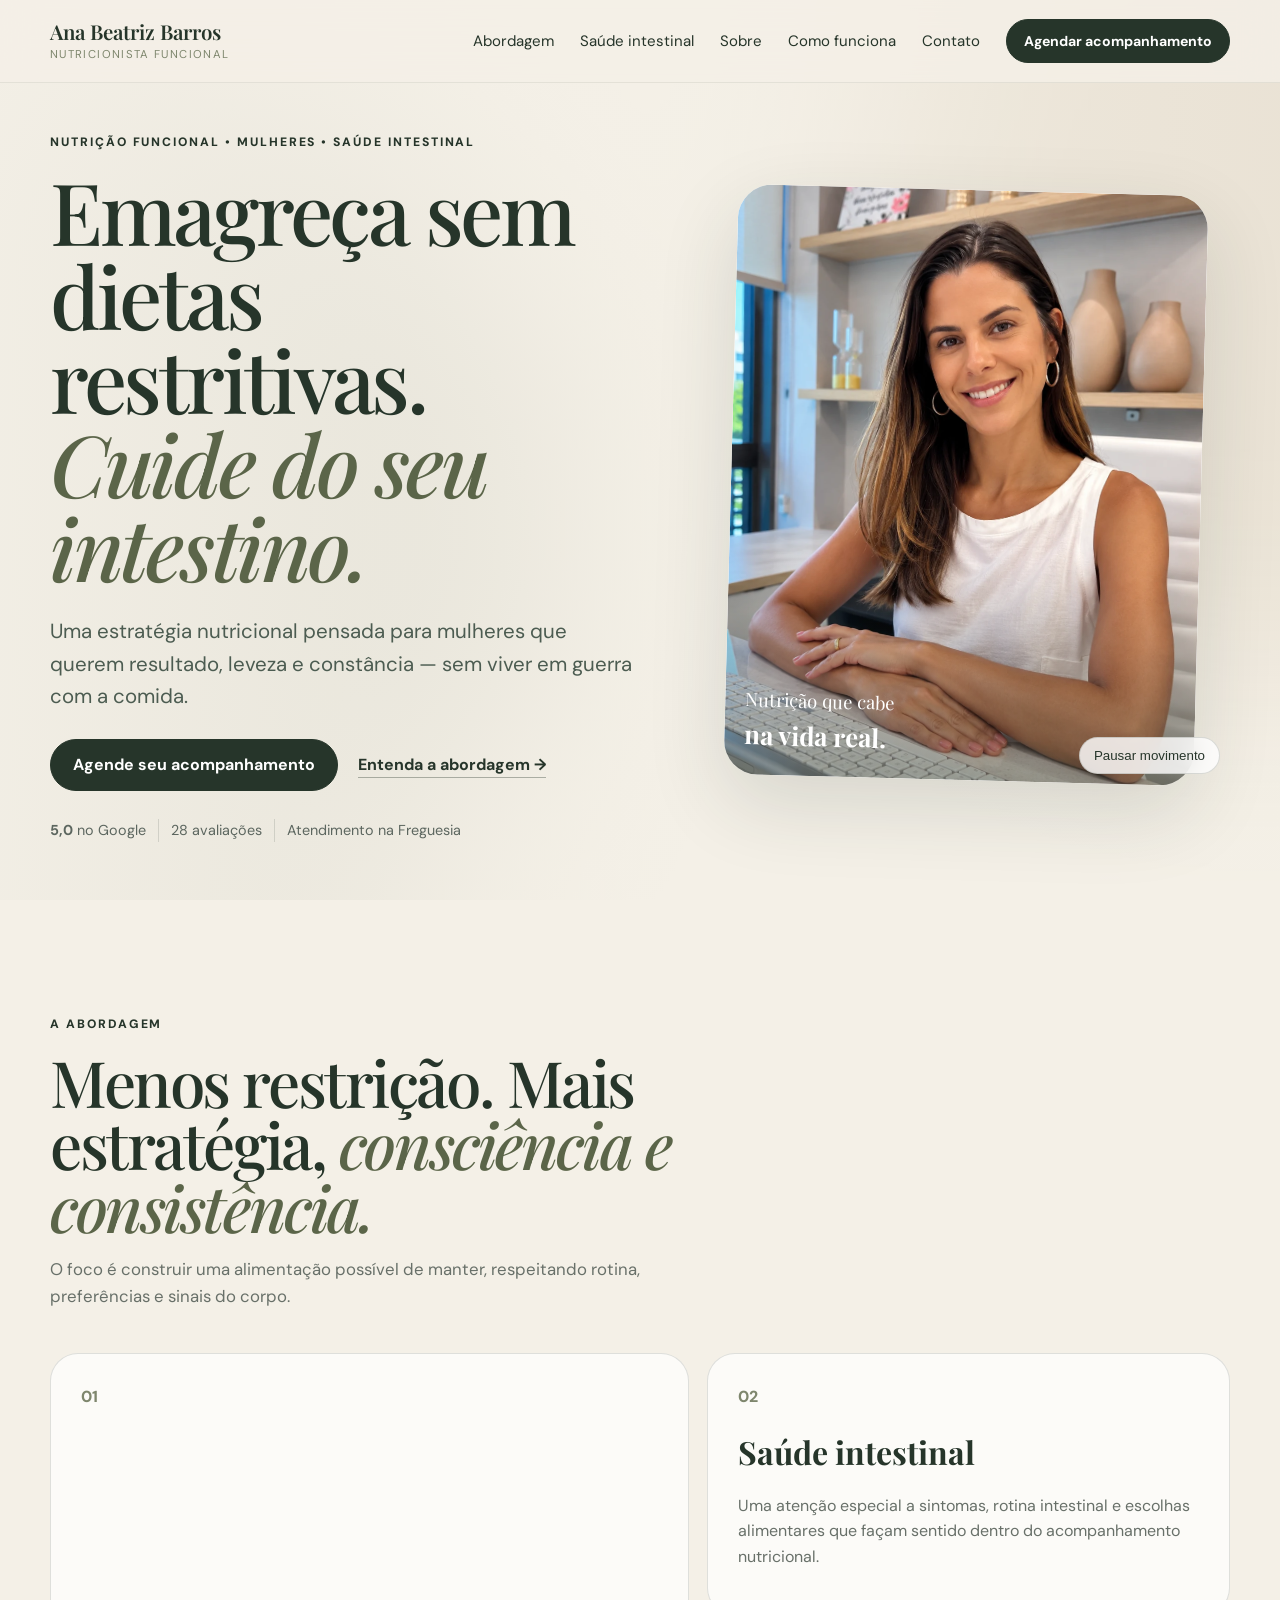
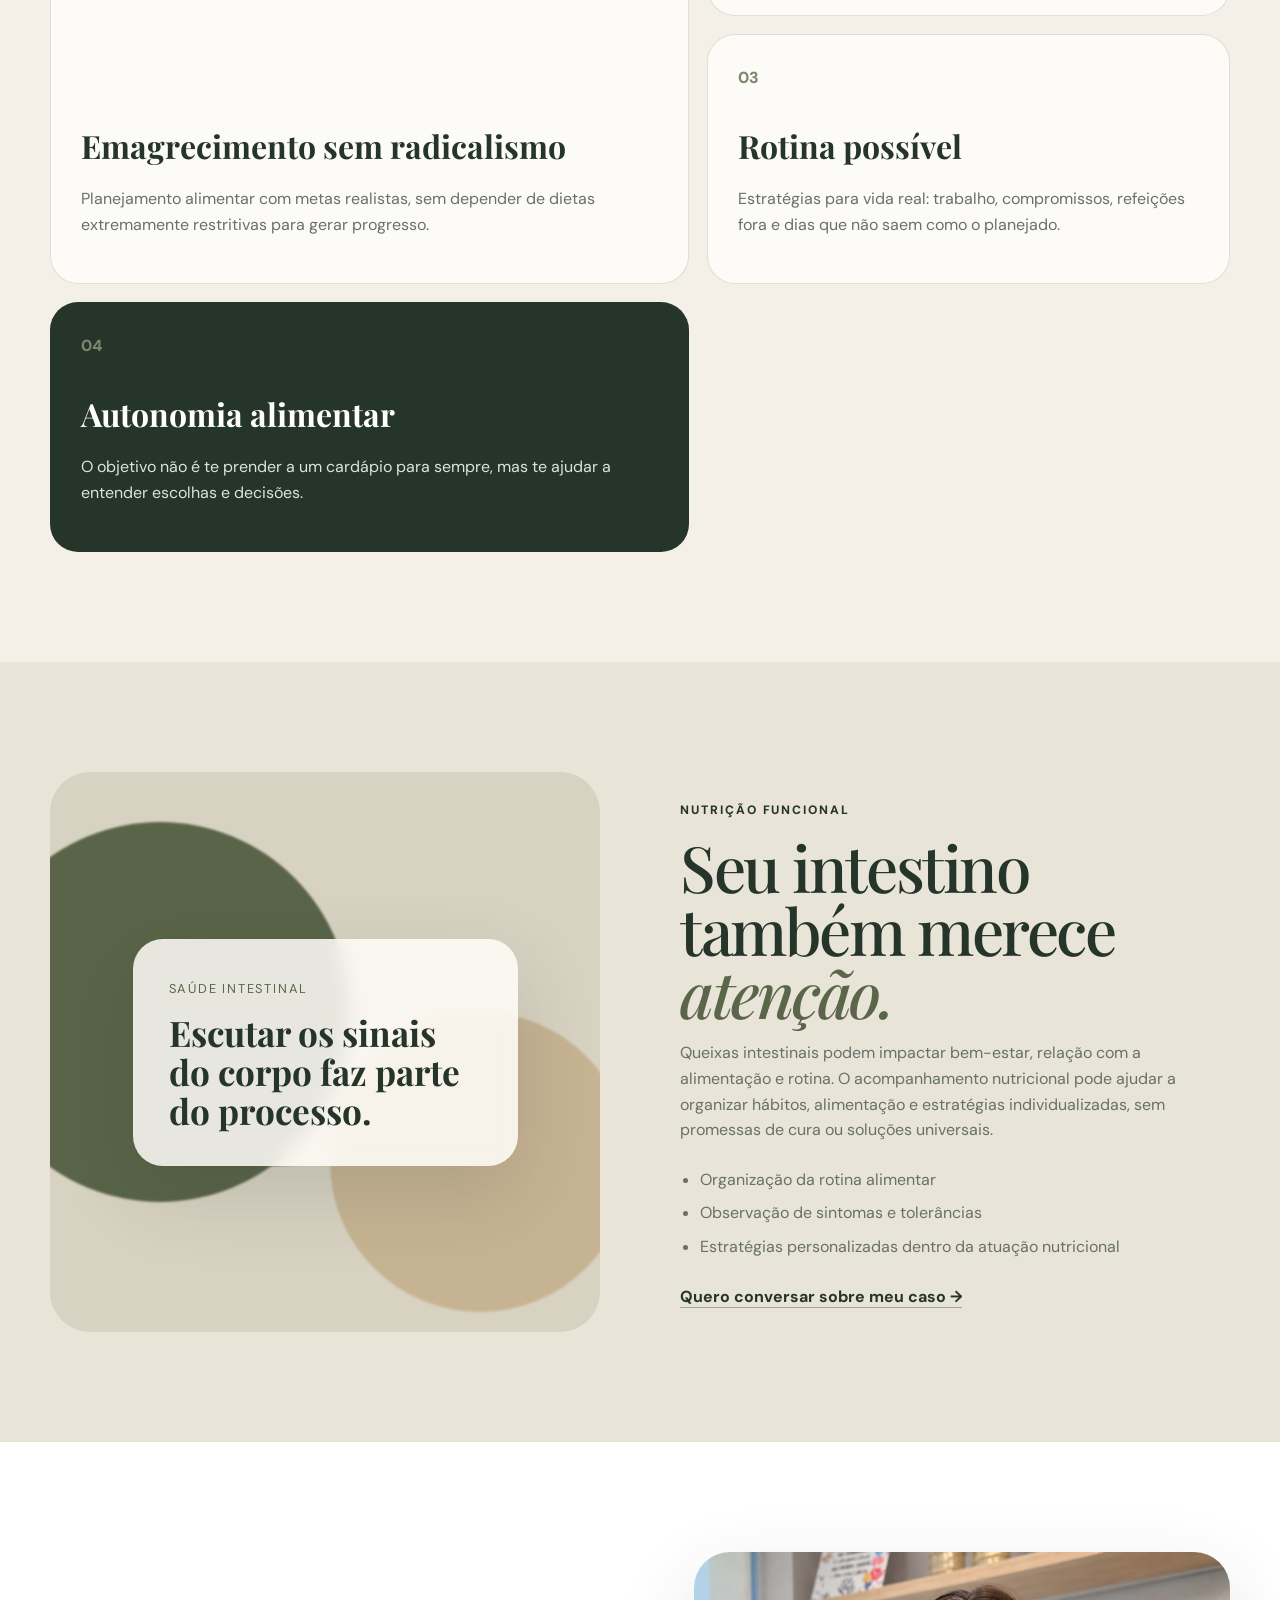
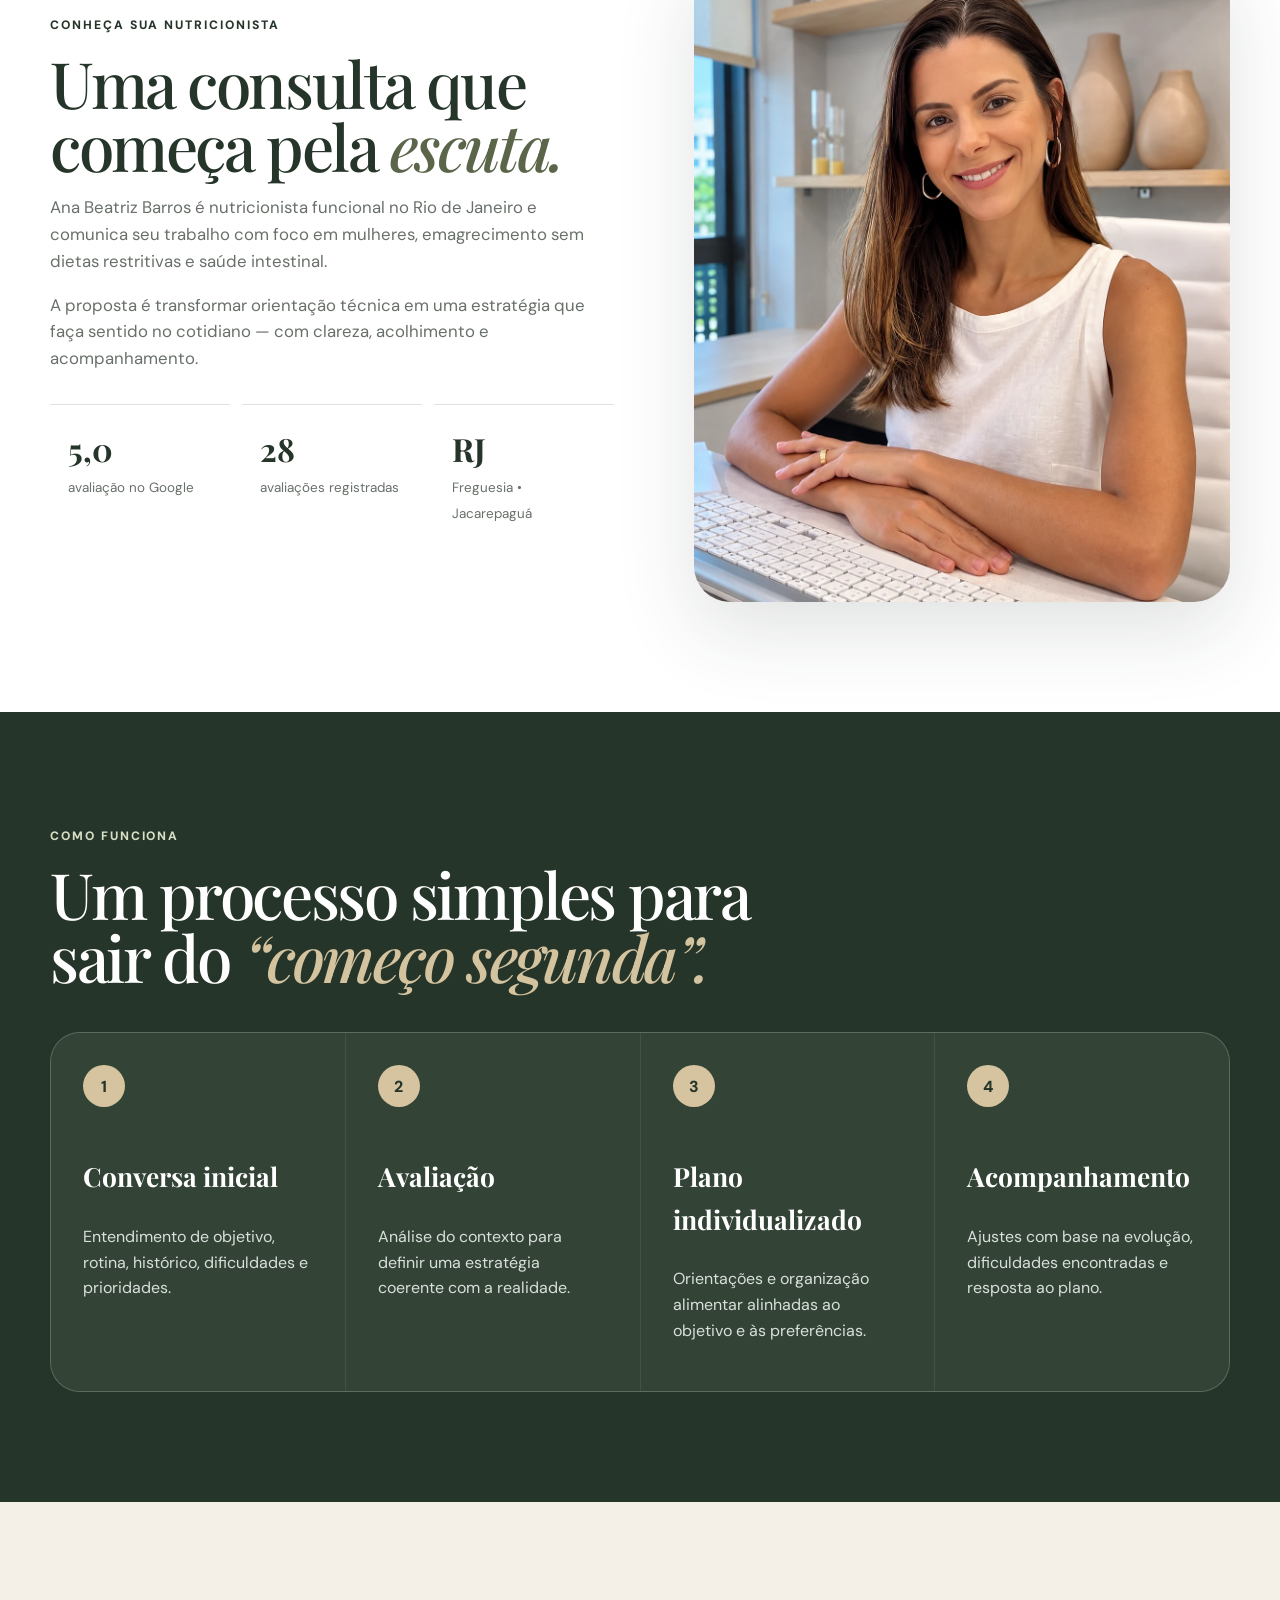
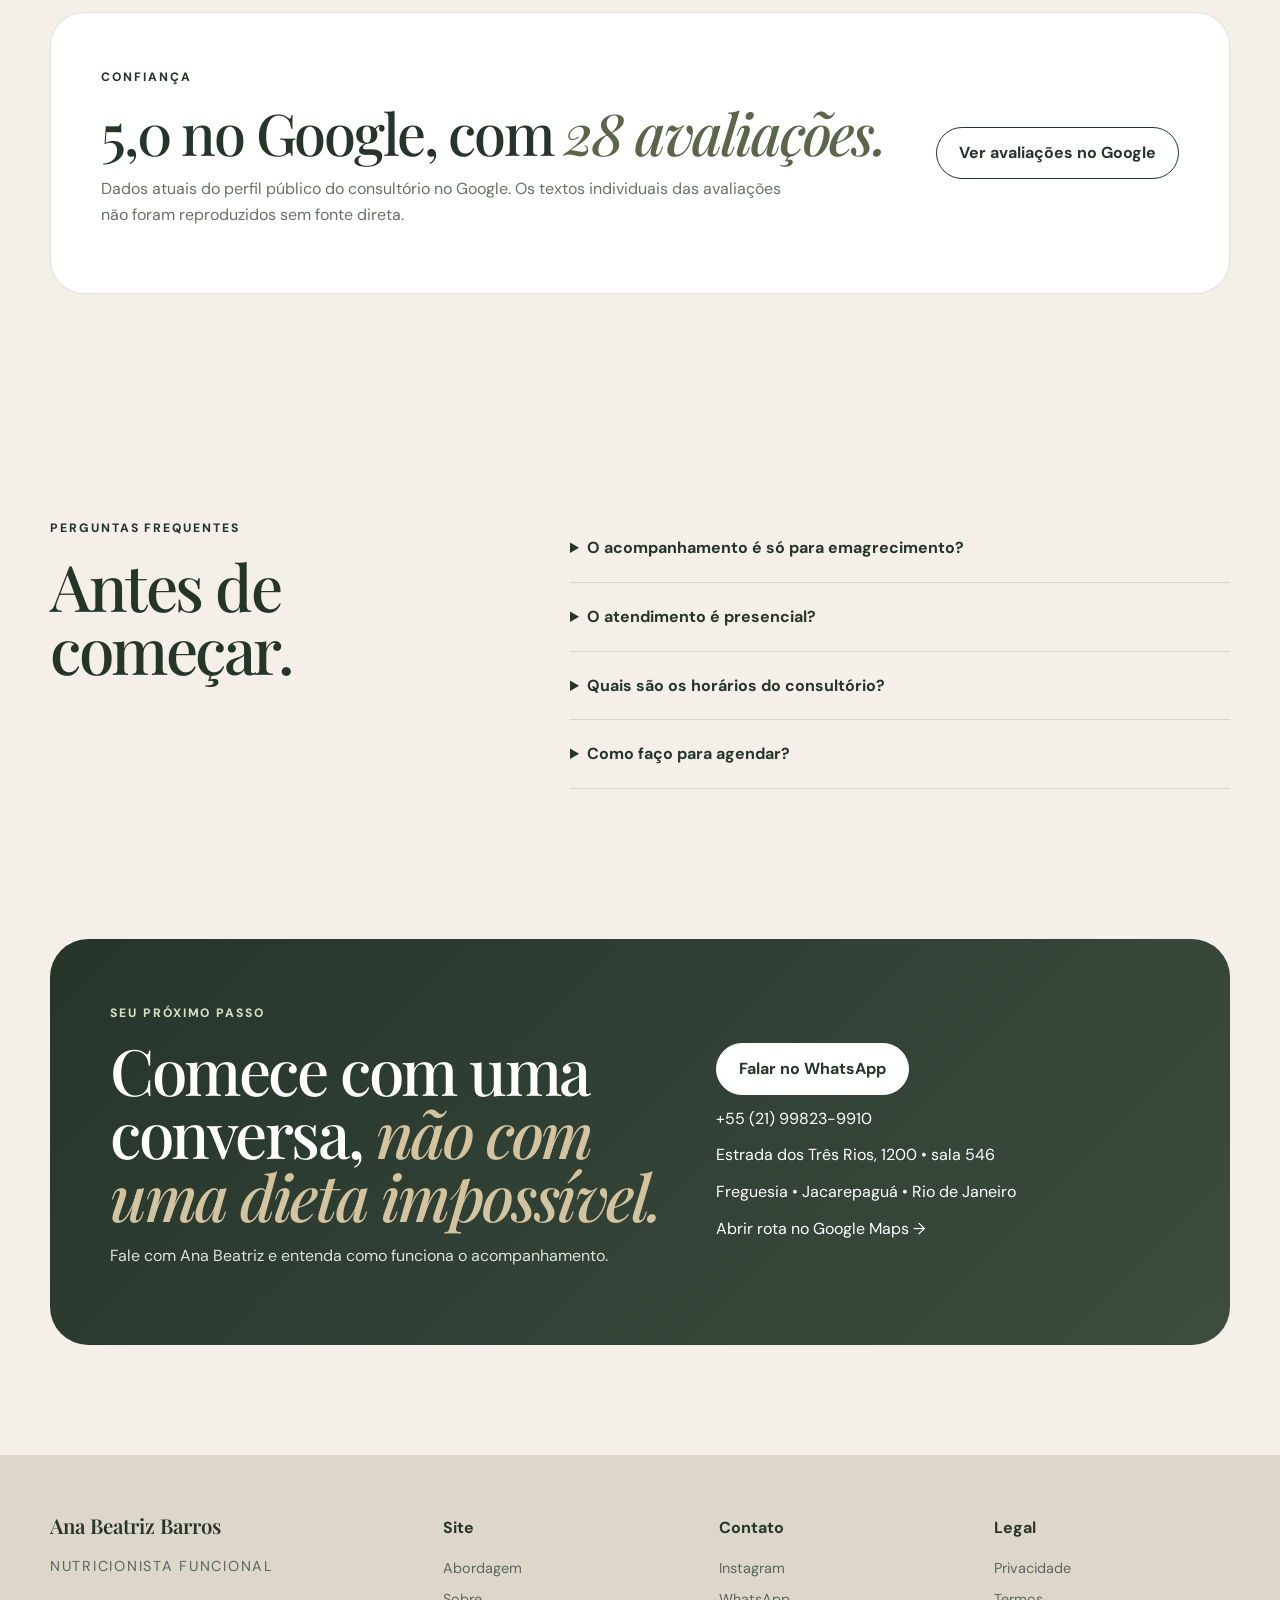
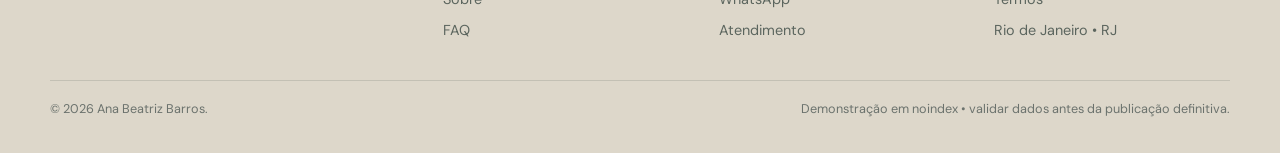
<file: index.html>
<!doctype html>
<html lang="pt-BR">
<head>
<meta charset="utf-8">
<meta name="viewport" content="width=device-width,initial-scale=1">
<title>Ana Beatriz Barros | Nutricionista Funcional no Rio de Janeiro</title>
<meta name="description" content="Nutrição funcional para mulheres, com foco em emagrecimento sem dietas restritivas e saúde intestinal. Atendimento na Freguesia, Jacarepaguá, Rio de Janeiro.">
<meta name="robots" content="noindex,nofollow">
<meta name="theme-color" content="#26352A">
<meta property="og:type" content="website">
<meta property="og:locale" content="pt_BR">
<meta property="og:title" content="Ana Beatriz Barros | Nutricionista Funcional">
<meta property="og:description" content="Emagrecimento sem dietas restritivas e cuidado com a saúde intestinal, com uma estratégia que cabe na vida real.">
<meta property="og:image" content="assets/og-ana-beatriz.jpg">
<link rel="icon" href="assets/favicon.png">
<link rel="preconnect" href="https://fonts.googleapis.com">
<link rel="preconnect" href="https://fonts.gstatic.com" crossorigin>
<link href="https://fonts.googleapis.com/css2?family=DM+Sans:wght@400;500;600;700&family=Playfair+Display:ital,wght@0,500;0,600;1,500&display=swap" rel="stylesheet">
<link rel="stylesheet" href="styles.css">
<script type="application/ld+json">
{
 "@context":"https://schema.org",
 "@type":"Dietitian",
 "name":"Ana Beatriz Barros",
 "description":"Nutricionista funcional com foco em mulheres, emagrecimento sem dietas restritivas e saúde intestinal.",
 "telephone":"+55 21 99823-9910",
 "sameAs":["https://www.instagram.com/anabeatrizbarrosnutri/"],
 "address":{
   "@type":"PostalAddress",
   "streetAddress":"Estrada dos Três Rios, 1200, sala 546",
   "addressLocality":"Rio de Janeiro",
   "addressRegion":"RJ",
   "postalCode":"22745-005",
   "addressCountry":"BR"
 },
 "openingHoursSpecification":[
   {"@type":"OpeningHoursSpecification","dayOfWeek":["Tuesday","Wednesday","Thursday","Friday"],"opens":"08:00","closes":"20:00"},
   {"@type":"OpeningHoursSpecification","dayOfWeek":"Saturday","opens":"08:00","closes":"12:00"}
 ]
}
</script>
</head>
<body>
<a class="skip" href="#conteudo">Pular para o conteúdo</a>
<header class="topbar">
  <div class="container nav">
    <a class="wordmark" href="#topo" aria-label="Ana Beatriz Barros - início">
      <strong>Ana Beatriz Barros</strong><span>Nutricionista Funcional</span>
    </a>
    <nav class="desktop-nav" aria-label="Navegação principal">
      <a href="#abordagem">Abordagem</a><a href="#intestino">Saúde intestinal</a><a href="#sobre">Sobre</a><a href="#como-funciona">Como funciona</a><a href="#contato">Contato</a>
    </nav>
    <a class="btn btn-sm" href="https://wa.me/5521998239910?text=Ol%C3%A1%2C%20Ana%20Beatriz!%20Gostaria%20de%20saber%20mais%20detalhes%20sobre%20o%20acompanhamento%20nutricional." target="_blank" rel="noopener" data-track="whatsapp-header">Agendar acompanhamento</a>
    <button class="menu-btn" aria-label="Abrir menu" aria-expanded="false" aria-controls="mobile-menu">☰</button>
  </div>
  <div class="mobile-menu" id="mobile-menu" hidden>
    <button class="menu-close" aria-label="Fechar menu">×</button>
    <a href="#abordagem">Abordagem</a><a href="#intestino">Saúde intestinal</a><a href="#sobre">Sobre</a><a href="#como-funciona">Como funciona</a><a href="#contato">Contato</a>
    <a class="btn" href="https://wa.me/5521998239910?text=Ol%C3%A1%2C%20Ana%20Beatriz!%20Gostaria%20de%20saber%20mais%20detalhes%20sobre%20o%20acompanhamento%20nutricional." target="_blank" rel="noopener">Falar no WhatsApp</a>
  </div>
</header>

<main id="conteudo">
<section class="hero" id="topo">
  <video class="hero-video" autoplay muted loop playsinline preload="metadata" poster="assets/hero-poster.jpg" aria-hidden="true">
    <source src="assets/hero-motion.mp4" type="video/mp4">
  </video>
  <div class="hero-shade"></div>
  <div class="container hero-grid">
    <div class="hero-copy reveal">
      <span class="kicker">Nutrição funcional • mulheres • saúde intestinal</span>
      <h1>Emagreça sem dietas restritivas. <em>Cuide do seu intestino.</em></h1>
      <p class="lead">Uma estratégia nutricional pensada para mulheres que querem resultado, leveza e constância — sem viver em guerra com a comida.</p>
      <div class="actions">
        <a class="btn" href="https://wa.me/5521998239910?text=Ol%C3%A1%2C%20Ana%20Beatriz!%20Gostaria%20de%20saber%20mais%20detalhes%20sobre%20o%20acompanhamento%20nutricional." target="_blank" rel="noopener" data-track="whatsapp-hero">Agende seu acompanhamento</a>
        <a class="text-link" href="#abordagem">Entenda a abordagem →</a>
      </div>
      <div class="proof-row">
        <span><b>5,0</b> no Google</span><span>28 avaliações</span><span>Atendimento na Freguesia</span>
      </div>
    </div>
    <div class="hero-media reveal d1">
      <div class="portrait-card">
        <picture>
          <source srcset="assets/ana-hero.webp" type="image/webp">
          <img src="assets/ana-hero.jpg" alt="Ana Beatriz Barros, nutricionista funcional" width="1365" height="1707" fetchpriority="high" decoding="async">
        </picture>
        <div class="floating-note"><span>Nutrição que cabe</span><strong>na vida real.</strong></div>
      </div>
      <button class="video-toggle" type="button" aria-pressed="false">Pausar movimento</button>
    </div>
  </div>
</section>

<section class="section intro" id="abordagem">
 <div class="container">
   <div class="section-head reveal">
     <span class="kicker">A abordagem</span>
     <h2>Menos restrição. Mais estratégia, <em>consciência e consistência.</em></h2>
     <p>O foco é construir uma alimentação possível de manter, respeitando rotina, preferências e sinais do corpo.</p>
   </div>
   <div class="bento">
     <article class="card big reveal">
       <span class="index">01</span><h3>Emagrecimento sem radicalismo</h3>
       <p>Planejamento alimentar com metas realistas, sem depender de dietas extremamente restritivas para gerar progresso.</p>
     </article>
     <article class="card reveal d1">
       <span class="index">02</span><h3>Saúde intestinal</h3>
       <p>Uma atenção especial a sintomas, rotina intestinal e escolhas alimentares que façam sentido dentro do acompanhamento nutricional.</p>
     </article>
     <article class="card reveal d2">
       <span class="index">03</span><h3>Rotina possível</h3>
       <p>Estratégias para vida real: trabalho, compromissos, refeições fora e dias que não saem como o planejado.</p>
     </article>
     <article class="card dark reveal d3">
       <span class="index">04</span><h3>Autonomia alimentar</h3>
       <p>O objetivo não é te prender a um cardápio para sempre, mas te ajudar a entender escolhas e decisões.</p>
     </article>
   </div>
 </div>
</section>

<section class="section gut" id="intestino">
  <div class="container gut-grid">
    <div class="gut-visual reveal">
      <div class="orb one"></div><div class="orb two"></div>
      <div class="gut-card">
        <span>Saúde intestinal</span>
        <strong>Escutar os sinais do corpo faz parte do processo.</strong>
      </div>
    </div>
    <div class="gut-copy reveal d1">
      <span class="kicker">Nutrição funcional</span>
      <h2>Seu intestino também merece <em>atenção.</em></h2>
      <p>Queixas intestinais podem impactar bem-estar, relação com a alimentação e rotina. O acompanhamento nutricional pode ajudar a organizar hábitos, alimentação e estratégias individualizadas, sem promessas de cura ou soluções universais.</p>
      <ul>
        <li>Organização da rotina alimentar</li>
        <li>Observação de sintomas e tolerâncias</li>
        <li>Estratégias personalizadas dentro da atuação nutricional</li>
      </ul>
      <a class="text-link" href="https://wa.me/5521998239910?text=Ol%C3%A1%2C%20Ana%20Beatriz!%20Gostaria%20de%20saber%20mais%20detalhes%20sobre%20o%20acompanhamento%20nutricional." target="_blank" rel="noopener">Quero conversar sobre meu caso →</a>
    </div>
  </div>
</section>

<section class="section about" id="sobre">
  <div class="container about-grid">
    <div class="about-copy reveal">
      <span class="kicker">Conheça sua nutricionista</span>
      <h2>Uma consulta que começa pela <em>escuta.</em></h2>
      <p>Ana Beatriz Barros é nutricionista funcional no Rio de Janeiro e comunica seu trabalho com foco em mulheres, emagrecimento sem dietas restritivas e saúde intestinal.</p>
      <p>A proposta é transformar orientação técnica em uma estratégia que faça sentido no cotidiano — com clareza, acolhimento e acompanhamento.</p>
      <div class="mini-stats">
        <div><b>5,0</b><span>avaliação no Google</span></div>
        <div><b>28</b><span>avaliações registradas</span></div>
        <div><b>RJ</b><span>Freguesia • Jacarepaguá</span></div>
      </div>
    </div>
    <div class="about-photo reveal d1">
      <picture>
        <source srcset="assets/ana-about.webp" type="image/webp">
        <img src="assets/ana-about.jpg" alt="Ana Beatriz Barros em seu ambiente de atendimento" width="1365" height="1707" loading="lazy" decoding="async">
      </picture>
    </div>
  </div>
</section>

<section class="section process" id="como-funciona">
  <div class="container">
    <div class="section-head reveal">
      <span class="kicker light">Como funciona</span>
      <h2>Um processo simples para sair do <em>“começo segunda”.</em></h2>
    </div>
    <div class="steps">
      <article class="step reveal"><span>1</span><h3>Conversa inicial</h3><p>Entendimento de objetivo, rotina, histórico, dificuldades e prioridades.</p></article>
      <article class="step reveal d1"><span>2</span><h3>Avaliação</h3><p>Análise do contexto para definir uma estratégia coerente com a realidade.</p></article>
      <article class="step reveal d2"><span>3</span><h3>Plano individualizado</h3><p>Orientações e organização alimentar alinhadas ao objetivo e às preferências.</p></article>
      <article class="step reveal d3"><span>4</span><h3>Acompanhamento</h3><p>Ajustes com base na evolução, dificuldades encontradas e resposta ao plano.</p></article>
    </div>
  </div>
</section>

<section class="section trust">
 <div class="container trust-card reveal">
  <div>
    <span class="kicker">Confiança</span>
    <h2>5,0 no Google, com <em>28 avaliações.</em></h2>
    <p>Dados atuais do perfil público do consultório no Google. Os textos individuais das avaliações não foram reproduzidos sem fonte direta.</p>
  </div>
  <a class="btn btn-outline" href="https://www.google.com/search?q=Consult%C3%B3rio+Ana+Beatriz+Barros+Nutricionista" target="_blank" rel="noopener">Ver avaliações no Google</a>
 </div>
</section>

<section class="section faq" id="faq">
 <div class="container faq-grid">
   <div class="section-head reveal">
     <span class="kicker">Perguntas frequentes</span>
     <h2>Antes de começar.</h2>
   </div>
   <div class="accord reveal d1">
    <details><summary>O acompanhamento é só para emagrecimento?</summary><p>Não. A comunicação profissional da Ana também destaca saúde intestinal, e o acompanhamento é individualizado de acordo com objetivo e contexto.</p></details>
    <details><summary>O atendimento é presencial?</summary><p>O consultório informado fica na Estrada dos Três Rios, 1200, sala 546, Freguesia (Jacarepaguá), Rio de Janeiro.</p></details>
    <details><summary>Quais são os horários do consultório?</summary><p>O perfil público atual informa terça a sexta, das 8h às 20h, e sábado, das 8h às 12h. Confirme a disponibilidade no agendamento.</p></details>
    <details><summary>Como faço para agendar?</summary><p>O canal de contato informado é o WhatsApp +55 (21) 99823-9910.</p></details>
   </div>
 </div>
</section>

<section class="section contact" id="contato">
 <div class="container contact-panel reveal">
  <div>
    <span class="kicker light">Seu próximo passo</span>
    <h2>Comece com uma conversa, <em>não com uma dieta impossível.</em></h2>
    <p>Fale com Ana Beatriz e entenda como funciona o acompanhamento.</p>
  </div>
  <div class="contact-actions">
    <a class="btn btn-light" href="https://wa.me/5521998239910?text=Ol%C3%A1%2C%20Ana%20Beatriz!%20Gostaria%20de%20saber%20mais%20detalhes%20sobre%20o%20acompanhamento%20nutricional." target="_blank" rel="noopener" data-track="whatsapp-final">Falar no WhatsApp</a>
    <a href="tel:+5521998239910">+55 (21) 99823-9910</a>
    <span>Estrada dos Três Rios, 1200 • sala 546</span>
    <span>Freguesia • Jacarepaguá • Rio de Janeiro</span>
    <a href="https://www.google.com/maps/search/?api=1&query=Consult%C3%B3rio%20Ana%20Beatriz%20Barros%20Nutricionista%20Estrada%20dos%20Tr%C3%AAs%20Rios%201200%20sala%20546%20Rio%20de%20Janeiro" target="_blank" rel="noopener">Abrir rota no Google Maps →</a>
  </div>
 </div>
</section>
</main>

<footer class="footer">
 <div class="container footer-grid">
  <div class="wordmark foot"><strong>Ana Beatriz Barros</strong><span>Nutricionista Funcional</span></div>
  <div><strong>Site</strong><a href="#abordagem">Abordagem</a><a href="#sobre">Sobre</a><a href="#faq">FAQ</a></div>
  <div><strong>Contato</strong><a href="https://www.instagram.com/anabeatrizbarrosnutri/" target="_blank" rel="noopener">Instagram</a><a href="https://wa.me/5521998239910?text=Ol%C3%A1%2C%20Ana%20Beatriz!%20Gostaria%20de%20saber%20mais%20detalhes%20sobre%20o%20acompanhamento%20nutricional." target="_blank" rel="noopener">WhatsApp</a><a href="atendimento-rio.html">Atendimento</a></div>
  <div><strong>Legal</strong><a href="privacy.html">Privacidade</a><a href="termos.html">Termos</a><span>Rio de Janeiro • RJ</span></div>
 </div>
 <div class="container footer-bottom"><span>© <span id="year"></span> Ana Beatriz Barros.</span><span>Demonstração em noindex • validar dados antes da publicação definitiva.</span></div>
</footer>
<script src="script.js" defer></script>
</body></html>
</file>
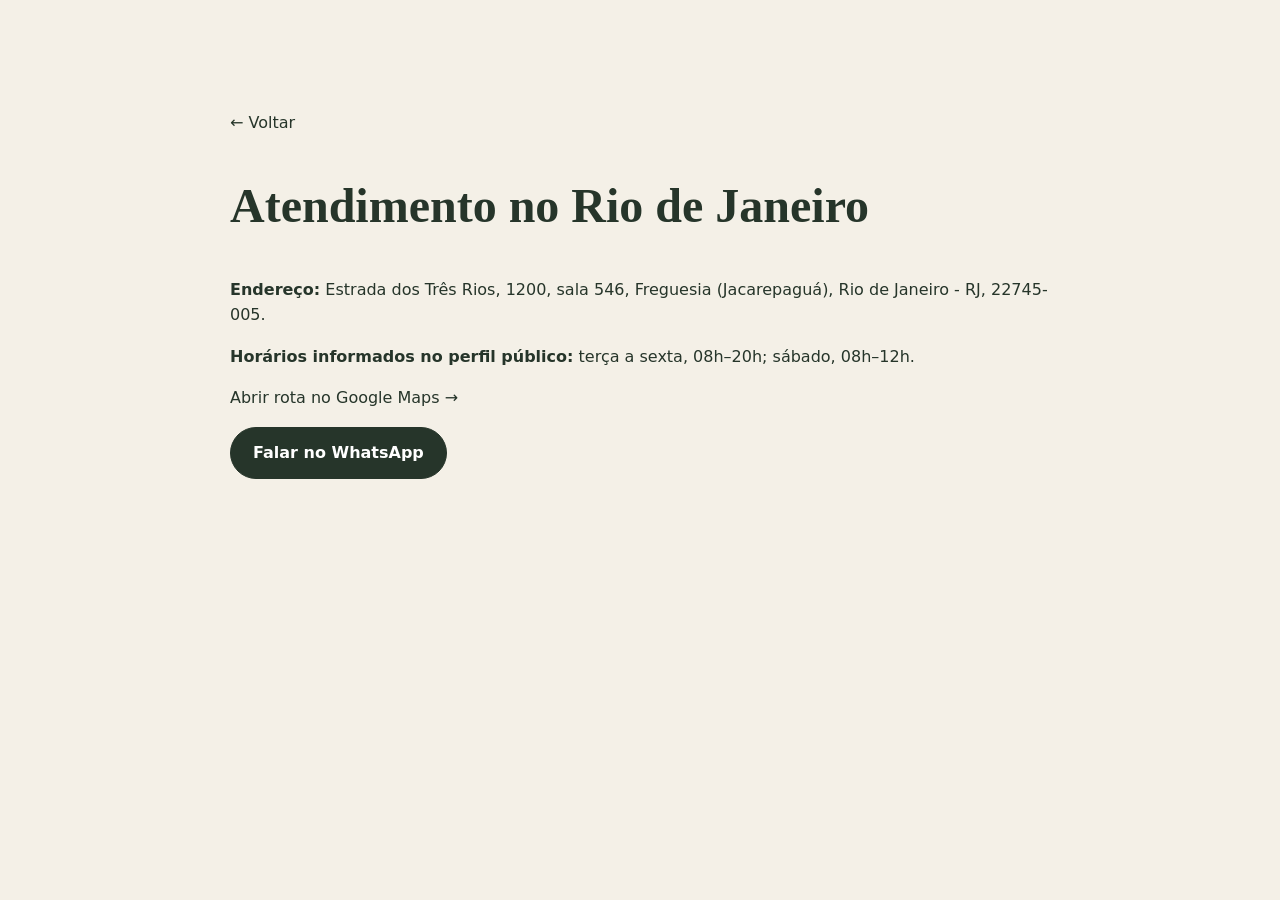
<file: atendimento-rio.html>
<!doctype html><html lang="pt-BR"><head><meta charset="utf-8"><meta name="viewport" content="width=device-width,initial-scale=1"><meta name="robots" content="noindex,nofollow"><title>Atendimento no Rio | Ana Beatriz Barros</title><link rel="stylesheet" href="styles.css"></head><body><main class="section"><div class="container" style="max-width:820px"><a href="index.html">← Voltar</a><h1 style="font-family:Georgia,serif;font-size:3rem">Atendimento no Rio de Janeiro</h1><p><strong>Endereço:</strong> Estrada dos Três Rios, 1200, sala 546, Freguesia (Jacarepaguá), Rio de Janeiro - RJ, 22745-005.</p><p><strong>Horários informados no perfil público:</strong> terça a sexta, 08h–20h; sábado, 08h–12h.</p><p><a href="https://www.google.com/maps/search/?api=1&query=Consult%C3%B3rio%20Ana%20Beatriz%20Barros%20Nutricionista%20Estrada%20dos%20Tr%C3%AAs%20Rios%201200%20sala%20546%20Rio%20de%20Janeiro" target="_blank" rel="noopener">Abrir rota no Google Maps →</a></p><a class="btn" href="https://wa.me/5521998239910?text=Ol%C3%A1%2C%20Ana%20Beatriz!%20Gostaria%20de%20saber%20mais%20detalhes%20sobre%20o%20acompanhamento%20nutricional." target="_blank" rel="noopener">Falar no WhatsApp</a></div></main></body></html>
</file>
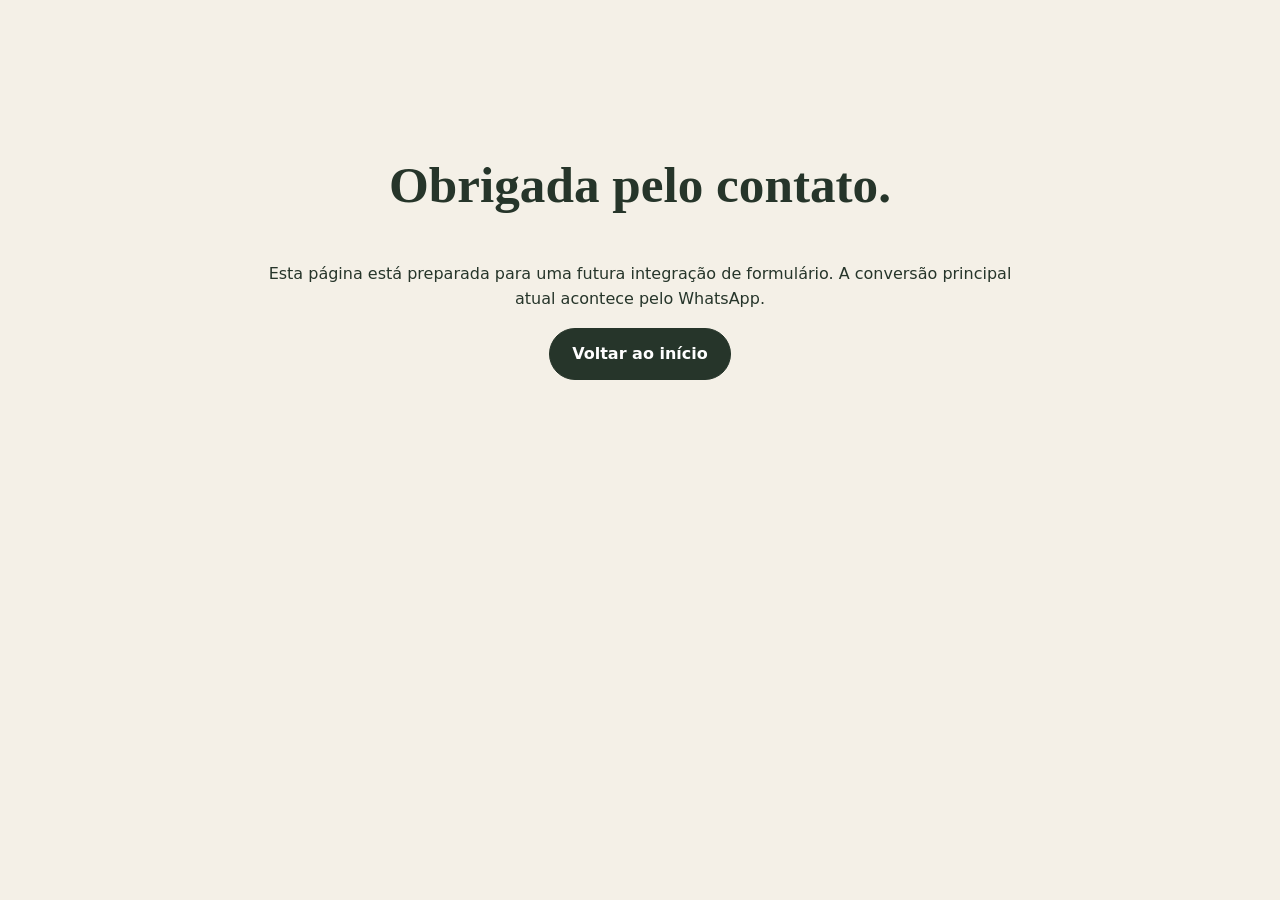
<file: obrigado.html>
<!doctype html><html lang="pt-BR"><head><meta charset="utf-8"><meta name="viewport" content="width=device-width,initial-scale=1"><meta name="robots" content="noindex,nofollow"><title>Obrigada | Ana Beatriz Barros</title><link rel="stylesheet" href="styles.css"></head><body><main class="section"><div class="container" style="max-width:760px;text-align:center"><h1 style="font-family:Georgia,serif;font-size:3.2rem">Obrigada pelo contato.</h1><p>Esta página está preparada para uma futura integração de formulário. A conversão principal atual acontece pelo WhatsApp.</p><a class="btn" href="index.html">Voltar ao início</a></div></main></body></html>
</file>
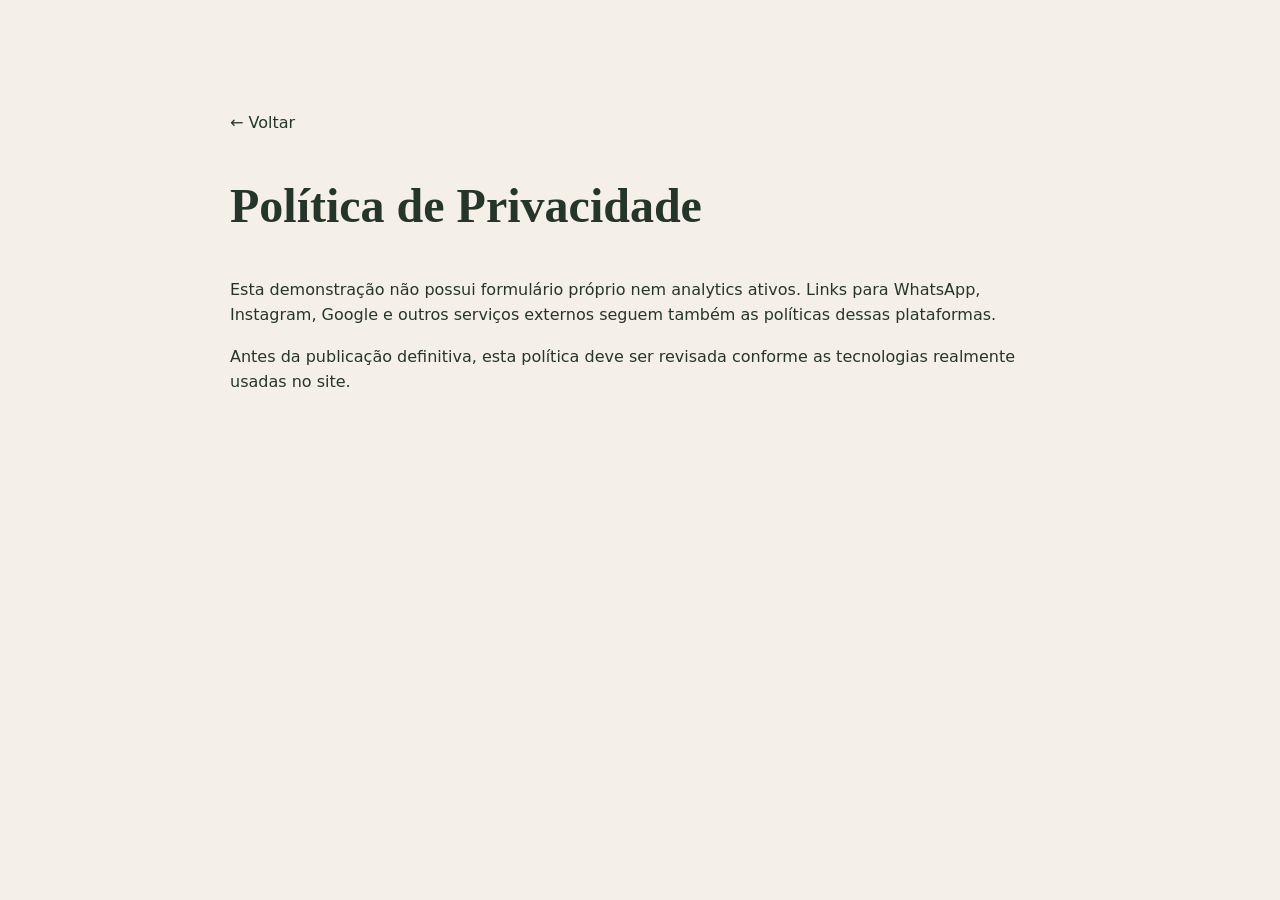
<file: privacy.html>
<!doctype html><html lang="pt-BR"><head><meta charset="utf-8"><meta name="viewport" content="width=device-width,initial-scale=1"><meta name="robots" content="noindex,nofollow"><title>Privacidade | Ana Beatriz Barros</title><link rel="stylesheet" href="styles.css"></head><body><main class="section"><div class="container" style="max-width:820px"><a href="index.html">← Voltar</a><h1 style="font-family:Georgia,serif;font-size:3rem">Política de Privacidade</h1><p>Esta demonstração não possui formulário próprio nem analytics ativos. Links para WhatsApp, Instagram, Google e outros serviços externos seguem também as políticas dessas plataformas.</p><p>Antes da publicação definitiva, esta política deve ser revisada conforme as tecnologias realmente usadas no site.</p></div></main></body></html>
</file>
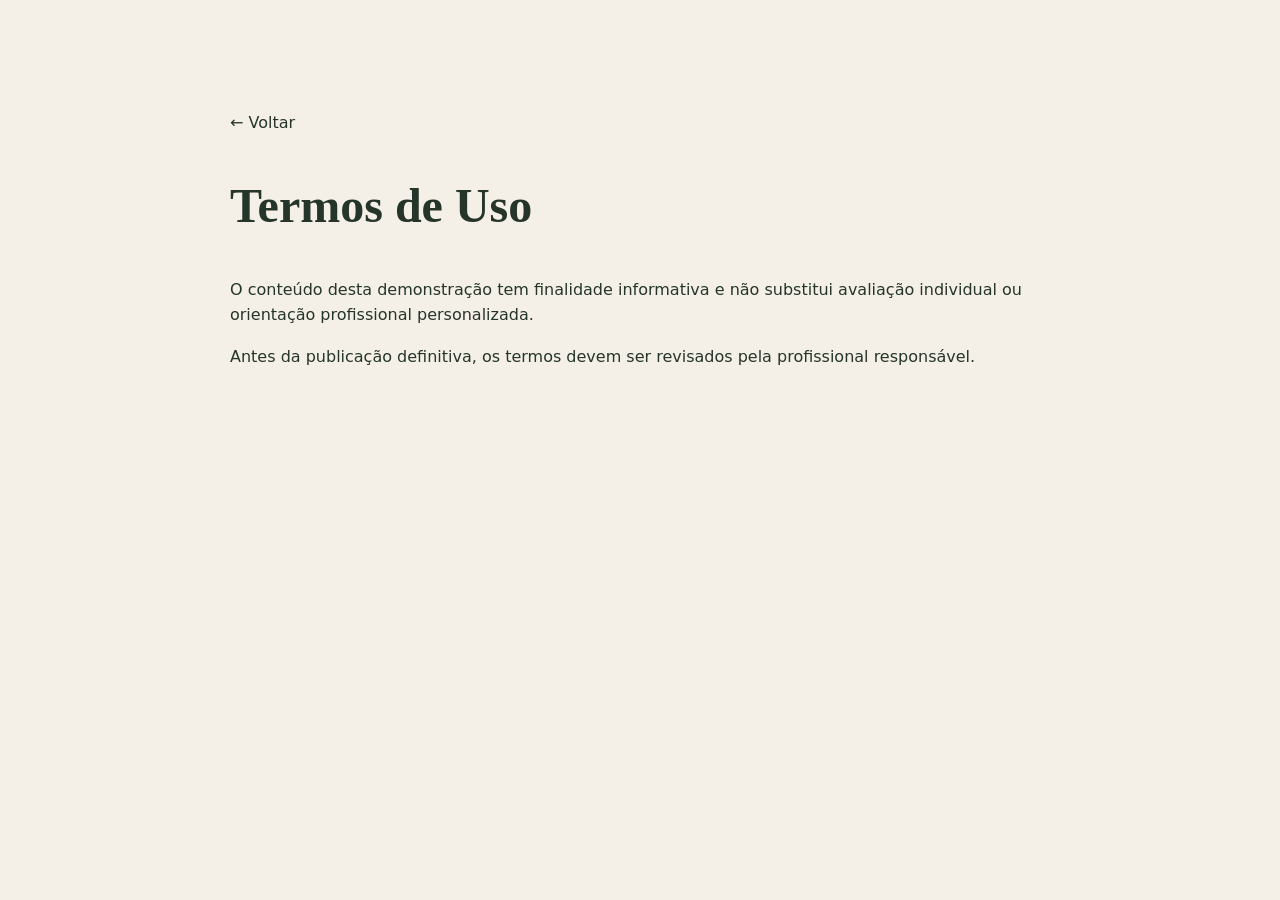
<file: termos.html>
<!doctype html><html lang="pt-BR"><head><meta charset="utf-8"><meta name="viewport" content="width=device-width,initial-scale=1"><meta name="robots" content="noindex,nofollow"><title>Termos de Uso | Ana Beatriz Barros</title><link rel="stylesheet" href="styles.css"></head><body><main class="section"><div class="container" style="max-width:820px"><a href="index.html">← Voltar</a><h1 style="font-family:Georgia,serif;font-size:3rem">Termos de Uso</h1><p>O conteúdo desta demonstração tem finalidade informativa e não substitui avaliação individual ou orientação profissional personalizada.</p><p>Antes da publicação definitiva, os termos devem ser revisados pela profissional responsável.</p></div></main></body></html>
</file>
<file: styles.css>
:root{--ink:#26352a;--ink2:#334437;--olive:#5b6549;--sage:#7e866d;--cream:#f4f0e7;--paper:#fffdf8;--sand:#c6b392;--taupe:#9d896a;--muted:#687069;--line:rgba(38,53,42,.14);--shadow:0 28px 80px rgba(38,53,42,.14)}
*{box-sizing:border-box}html{scroll-behavior:smooth}body{margin:0;background:var(--cream);color:var(--ink);font-family:"DM Sans",system-ui,sans-serif;line-height:1.6;overflow-x:hidden}img{max-width:100%;display:block}a{color:inherit;text-decoration:none}.container{width:min(1180px,calc(100% - 40px));margin:auto}.skip{position:absolute;left:-9999px;top:8px;background:white;padding:10px 14px;z-index:99}.skip:focus{left:8px}
.topbar{position:fixed;inset:0 0 auto 0;z-index:40;background:rgba(244,240,231,.82);backdrop-filter:blur(18px);border-bottom:1px solid rgba(38,53,42,.08)}.nav{height:82px;display:flex;align-items:center;gap:26px}.wordmark{display:flex;flex-direction:column;line-height:1.05;min-width:190px}.wordmark strong{font-family:"Playfair Display",Georgia,serif;font-size:1.28rem;font-weight:600}.wordmark span{font-size:.71rem;letter-spacing:.12em;text-transform:uppercase;color:var(--sage);margin-top:6px}.desktop-nav{display:flex;gap:26px;margin-left:auto;font-size:.94rem}.desktop-nav a{position:relative}.desktop-nav a:after{content:"";position:absolute;left:0;bottom:-5px;width:0;height:1px;background:var(--ink);transition:.25s}.desktop-nav a:hover:after{width:100%}.btn{display:inline-flex;align-items:center;justify-content:center;min-height:52px;padding:0 22px;border-radius:999px;background:var(--ink);color:white;font-weight:700;border:1px solid var(--ink);transition:.25s}.btn:hover{transform:translateY(-2px);background:#314a3a}.btn-sm{min-height:44px;padding:0 17px;font-size:.88rem}.menu-btn{display:none;border:0;background:none;font-size:1.55rem;color:var(--ink)}.mobile-menu{position:fixed;inset:82px 0 auto 0;background:rgba(244,240,231,.98);padding:30px 28px 36px;display:grid;gap:19px;border-bottom:1px solid var(--line);box-shadow:0 20px 45px rgba(38,53,42,.12)}.mobile-menu[hidden]{display:none}.menu-close{justify-self:end;border:0;background:none;font-size:2rem;color:var(--ink)}
.hero{min-height:100svh;position:relative;display:grid;align-items:center;overflow:hidden;padding:128px 0 58px}.hero-video{position:absolute;inset:0;width:100%;height:100%;object-fit:cover}.hero-shade{position:absolute;inset:0;background:linear-gradient(90deg,rgba(244,240,231,.96) 0%,rgba(244,240,231,.80) 45%,rgba(244,240,231,.52) 100%)}.hero-grid{position:relative;display:grid;grid-template-columns:1.05fr .95fr;gap:70px;align-items:center}.kicker{font-size:.76rem;font-weight:800;letter-spacing:.16em;text-transform:uppercase}.hero h1,.section h2{font-family:"Playfair Display",Georgia,serif;font-weight:500;letter-spacing:-.038em;line-height:.98;margin:15px 0}.hero h1{font-size:clamp(3.8rem,6.7vw,7rem);max-width:760px}.hero h1 em,.section h2 em{font-style:italic;color:var(--olive)}.lead{font-size:clamp(1.05rem,1.6vw,1.28rem);max-width:650px;color:#4c5c51;margin:26px 0}.actions{display:flex;align-items:center;gap:20px;flex-wrap:wrap}.text-link{font-weight:700;border-bottom:1px solid rgba(38,53,42,.35)}.proof-row{display:flex;gap:12px;flex-wrap:wrap;margin-top:28px;color:#5c665f;font-size:.9rem}.proof-row span{padding-right:12px;border-right:1px solid var(--line)}.proof-row span:last-child{border:0}.hero-media{position:relative;min-height:590px;display:grid;place-items:center}.portrait-card{position:relative;width:min(470px,92%);border-radius:34px;overflow:hidden;box-shadow:var(--shadow);transform:rotate(1.5deg);background:white}.portrait-card img{width:100%;height:590px;object-fit:cover}.portrait-card:after{content:"";position:absolute;inset:auto 0 0 0;height:38%;background:linear-gradient(transparent,rgba(38,53,42,.46))}.floating-note{position:absolute;left:20px;bottom:20px;z-index:2;color:white;display:grid;font-family:"Playfair Display",Georgia,serif;font-size:1.15rem}.floating-note strong{font-size:1.6rem}.video-toggle{position:absolute;right:10px;bottom:6px;z-index:4;border:1px solid rgba(38,53,42,.16);background:rgba(255,255,255,.82);backdrop-filter:blur(12px);border-radius:999px;padding:10px 14px;color:var(--ink)}
.section{padding:110px 0}.section-head{max-width:780px;margin-bottom:44px}.section h2{font-size:clamp(2.8rem,5vw,5.2rem)}.section-head p{max-width:650px;color:var(--muted);font-size:1.05rem}.bento{display:grid;grid-template-columns:1.1fr .9fr;gap:18px}.card{background:rgba(255,255,255,.72);border:1px solid var(--line);border-radius:28px;padding:30px;min-height:250px;display:flex;flex-direction:column}.card.big{grid-row:span 2;min-height:518px}.card.dark{background:var(--ink);color:white}.card .index{margin-bottom:auto;color:var(--sage);font-weight:800}.card h3{font-family:"Playfair Display",Georgia,serif;font-size:2rem;line-height:1.05;margin:25px 0 8px}.card p{color:var(--muted)}.card.dark p{color:#dce4de}
.gut{background:#e8e4d8}.gut-grid{display:grid;grid-template-columns:1fr 1fr;gap:80px;align-items:center}.gut-visual{position:relative;min-height:560px;display:grid;place-items:center;overflow:hidden;border-radius:40px;background:#d8d2c2}.orb{position:absolute;border-radius:50%;filter:blur(1px)}.orb.one{width:380px;height:380px;background:#596448;left:-80px;top:50px}.orb.two{width:300px;height:300px;background:#c6b392;right:-30px;bottom:20px}.gut-card{position:relative;z-index:2;width:70%;padding:36px;border-radius:30px;background:rgba(255,253,248,.86);backdrop-filter:blur(10px);box-shadow:var(--shadow)}.gut-card span{font-size:.8rem;text-transform:uppercase;letter-spacing:.14em;color:var(--olive)}.gut-card strong{display:block;font-family:"Playfair Display",Georgia,serif;font-size:2.2rem;line-height:1.1;margin-top:14px}.gut-copy p,.gut-copy li{color:var(--muted)}.gut-copy ul{padding-left:20px;margin:24px 0}.gut-copy li{margin:8px 0}
.about{background:white}.about-grid{display:grid;grid-template-columns:1fr .95fr;gap:80px;align-items:center}.about-copy p{color:var(--muted);font-size:1.05rem}.about-photo{border-radius:36px;overflow:hidden;box-shadow:var(--shadow)}.about-photo img{width:100%;height:650px;object-fit:cover}.mini-stats{display:grid;grid-template-columns:repeat(3,1fr);gap:12px;margin-top:32px}.mini-stats div{padding:18px;border-top:1px solid var(--line)}.mini-stats b{display:block;font-family:"Playfair Display",Georgia,serif;font-size:2rem}.mini-stats span{font-size:.84rem;color:var(--muted)}
.process{background:var(--ink);color:white}.light{color:#d9dfc5}.process h2 em{color:#d4c39f}.steps{display:grid;grid-template-columns:repeat(4,1fr);gap:1px;background:rgba(255,255,255,.14);border:1px solid rgba(255,255,255,.14);border-radius:30px;overflow:hidden}.step{background:var(--ink2);padding:32px;min-height:290px}.step>span{display:grid;place-items:center;width:42px;height:42px;border-radius:50%;background:#d5c49f;color:var(--ink);font-weight:800}.step h3{font-family:"Playfair Display",Georgia,serif;font-size:1.65rem;margin-top:48px}.step p{color:#d9e0db}
.trust-card{background:white;border:1px solid var(--line);border-radius:34px;padding:50px;display:grid;grid-template-columns:1fr auto;gap:40px;align-items:center}.trust-card h2{font-size:clamp(2.6rem,4.5vw,4.7rem)}.trust-card p{color:var(--muted);max-width:700px}.btn-outline{background:transparent;color:var(--ink)}
.faq-grid{display:grid;grid-template-columns:.8fr 1.2fr;gap:80px}.accord details{border-bottom:1px solid var(--line);padding:21px 0}.accord summary{cursor:pointer;font-weight:700}.accord p{color:var(--muted)}
.contact{padding-top:40px}.contact-panel{background:linear-gradient(135deg,#26352a,#3c4d3f);color:white;border-radius:38px;padding:60px;display:grid;grid-template-columns:1.1fr .9fr;gap:50px}.contact-panel h2 em{color:#d4c39f}.contact-panel p{color:#dce3de}.contact-actions{display:flex;flex-direction:column;align-items:flex-start;gap:11px;justify-content:center}.btn-light{background:white;color:var(--ink);border-color:white}
.footer{background:#ddd7ca;padding:60px 0 34px}.footer-grid{display:grid;grid-template-columns:1.5fr repeat(3,1fr);gap:40px}.footer-grid>div{display:flex;flex-direction:column;gap:8px}.footer-grid>div>strong{margin-bottom:8px}.footer-grid a,.footer-grid span{font-size:.9rem;color:#5b655e}.footer-bottom{border-top:1px solid var(--line);margin-top:38px;padding-top:18px;display:flex;justify-content:space-between;gap:20px;color:#6b726d;font-size:.79rem}
.reveal{opacity:0;transform:translateY(20px);transition:.65s ease}.reveal.in{opacity:1;transform:none}.d1{transition-delay:.08s}.d2{transition-delay:.16s}.d3{transition-delay:.24s}section[id]{scroll-margin-top:94px}
:focus-visible{outline:3px solid #9d896a;outline-offset:4px}
@media(prefers-reduced-motion:reduce){*{scroll-behavior:auto!important;animation:none!important;transition:none!important}.reveal{opacity:1;transform:none}.hero-video{display:none}}
@media(max-width:1000px){.desktop-nav,.topbar .btn-sm{display:none}.menu-btn{display:block;margin-left:auto}.hero-grid,.gut-grid,.about-grid,.faq-grid,.contact-panel{grid-template-columns:1fr}.hero{padding-top:112px}.hero-media{min-height:500px}.portrait-card img{height:500px}.bento{grid-template-columns:1fr 1fr}.card.big{grid-row:auto;min-height:280px}.steps{grid-template-columns:1fr 1fr}.trust-card{grid-template-columns:1fr}.footer-grid{grid-template-columns:1fr 1fr}}
@media(max-width:640px){.container{width:min(100% - 28px,1180px)}.nav{height:74px}.wordmark strong{font-size:1.06rem}.wordmark span{font-size:.62rem}.mobile-menu{inset:74px 0 auto 0}.hero{min-height:auto;padding:112px 0 48px}.hero-grid{gap:30px}.hero h1{font-size:clamp(2.95rem,13.2vw,4.2rem)}.lead{font-size:1rem}.actions{align-items:flex-start;flex-direction:column}.actions .btn{width:100%}.proof-row{display:grid;grid-template-columns:1fr 1fr;gap:8px}.proof-row span{border:0;padding:0}.proof-row span:last-child{grid-column:1/-1}.hero-media{min-height:425px}.portrait-card{width:92%;border-radius:28px}.portrait-card img{height:425px}.video-toggle{right:0;bottom:-16px}.section{padding:78px 0}.section h2{font-size:3.1rem}.bento{grid-template-columns:1fr}.card,.card.big{min-height:240px}.gut-visual{min-height:430px}.gut-card{width:80%;padding:28px}.gut-card strong{font-size:1.75rem}.about-photo img{height:500px}.mini-stats{grid-template-columns:1fr}.steps{grid-template-columns:1fr}.step{min-height:auto}.trust-card{padding:32px 24px}.contact-panel{padding:36px 24px}.footer-grid{grid-template-columns:1fr}.footer-bottom{flex-direction:column}}
</file>
